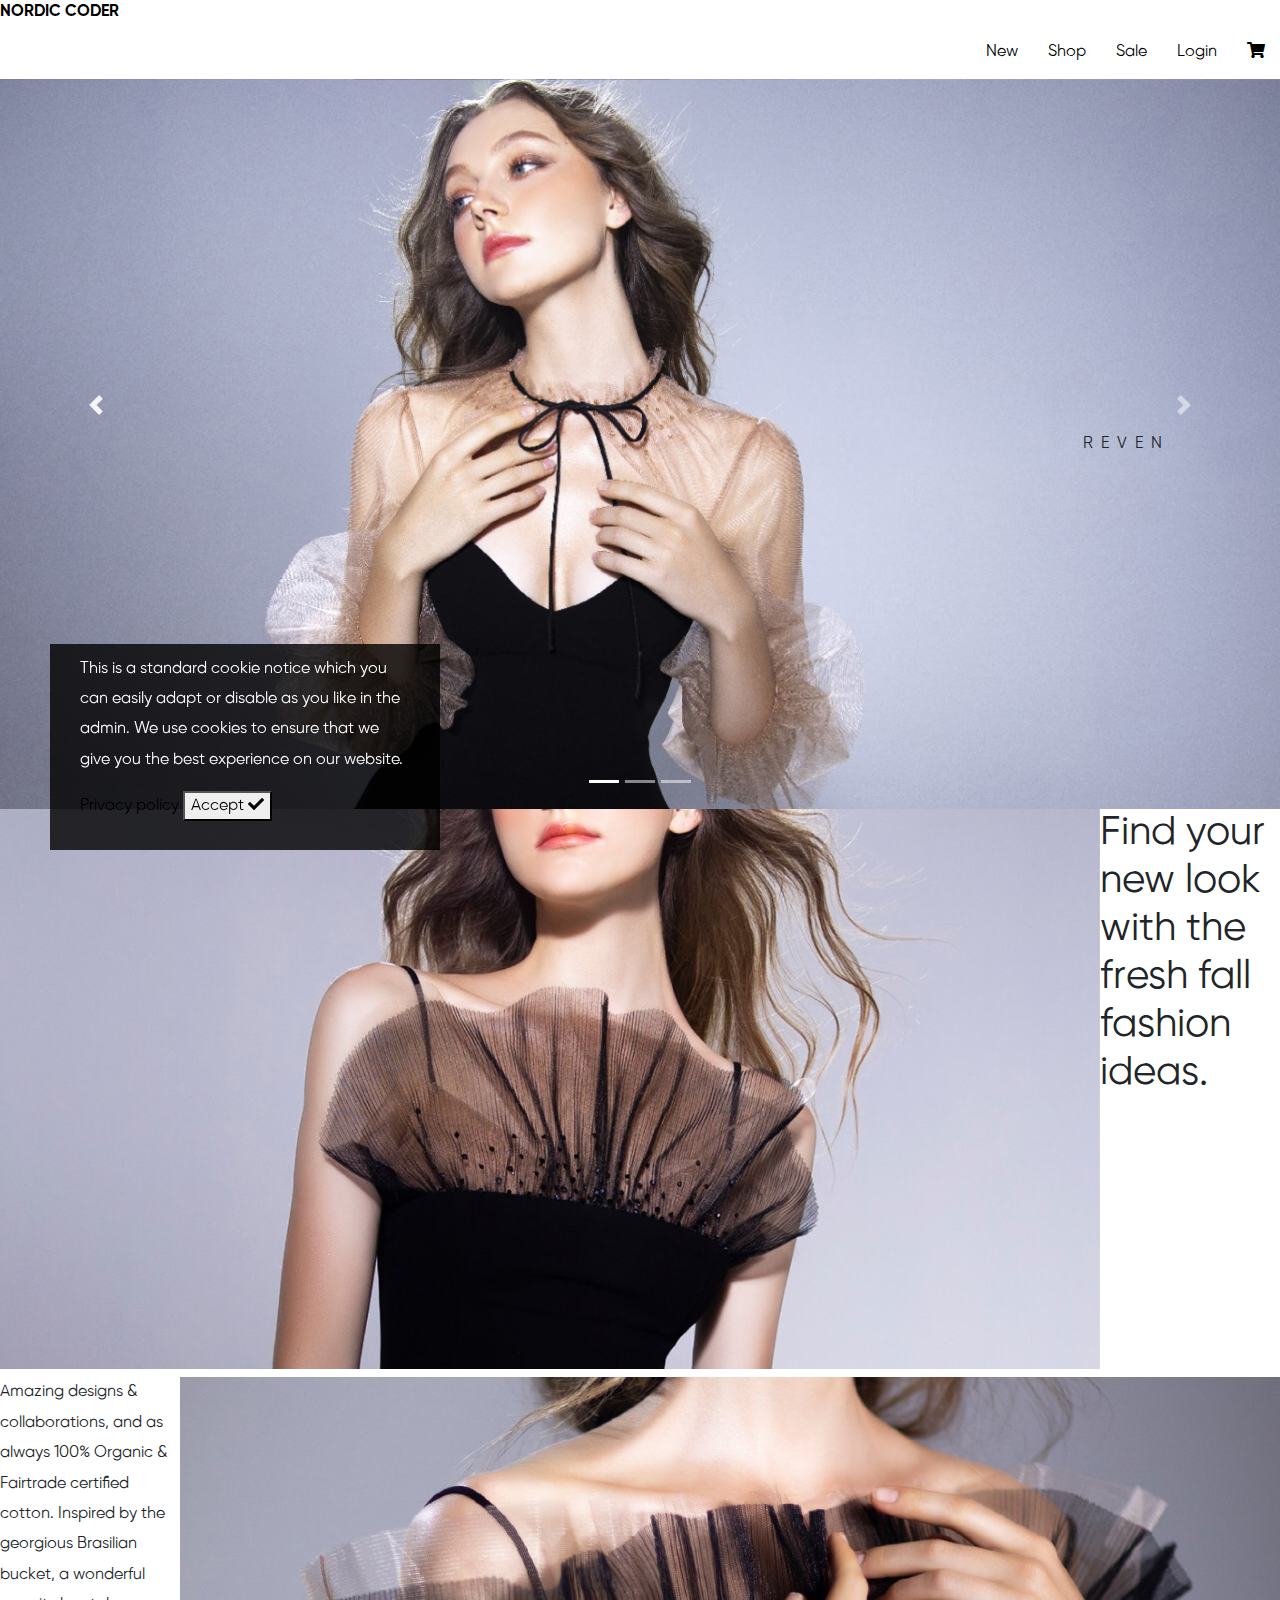
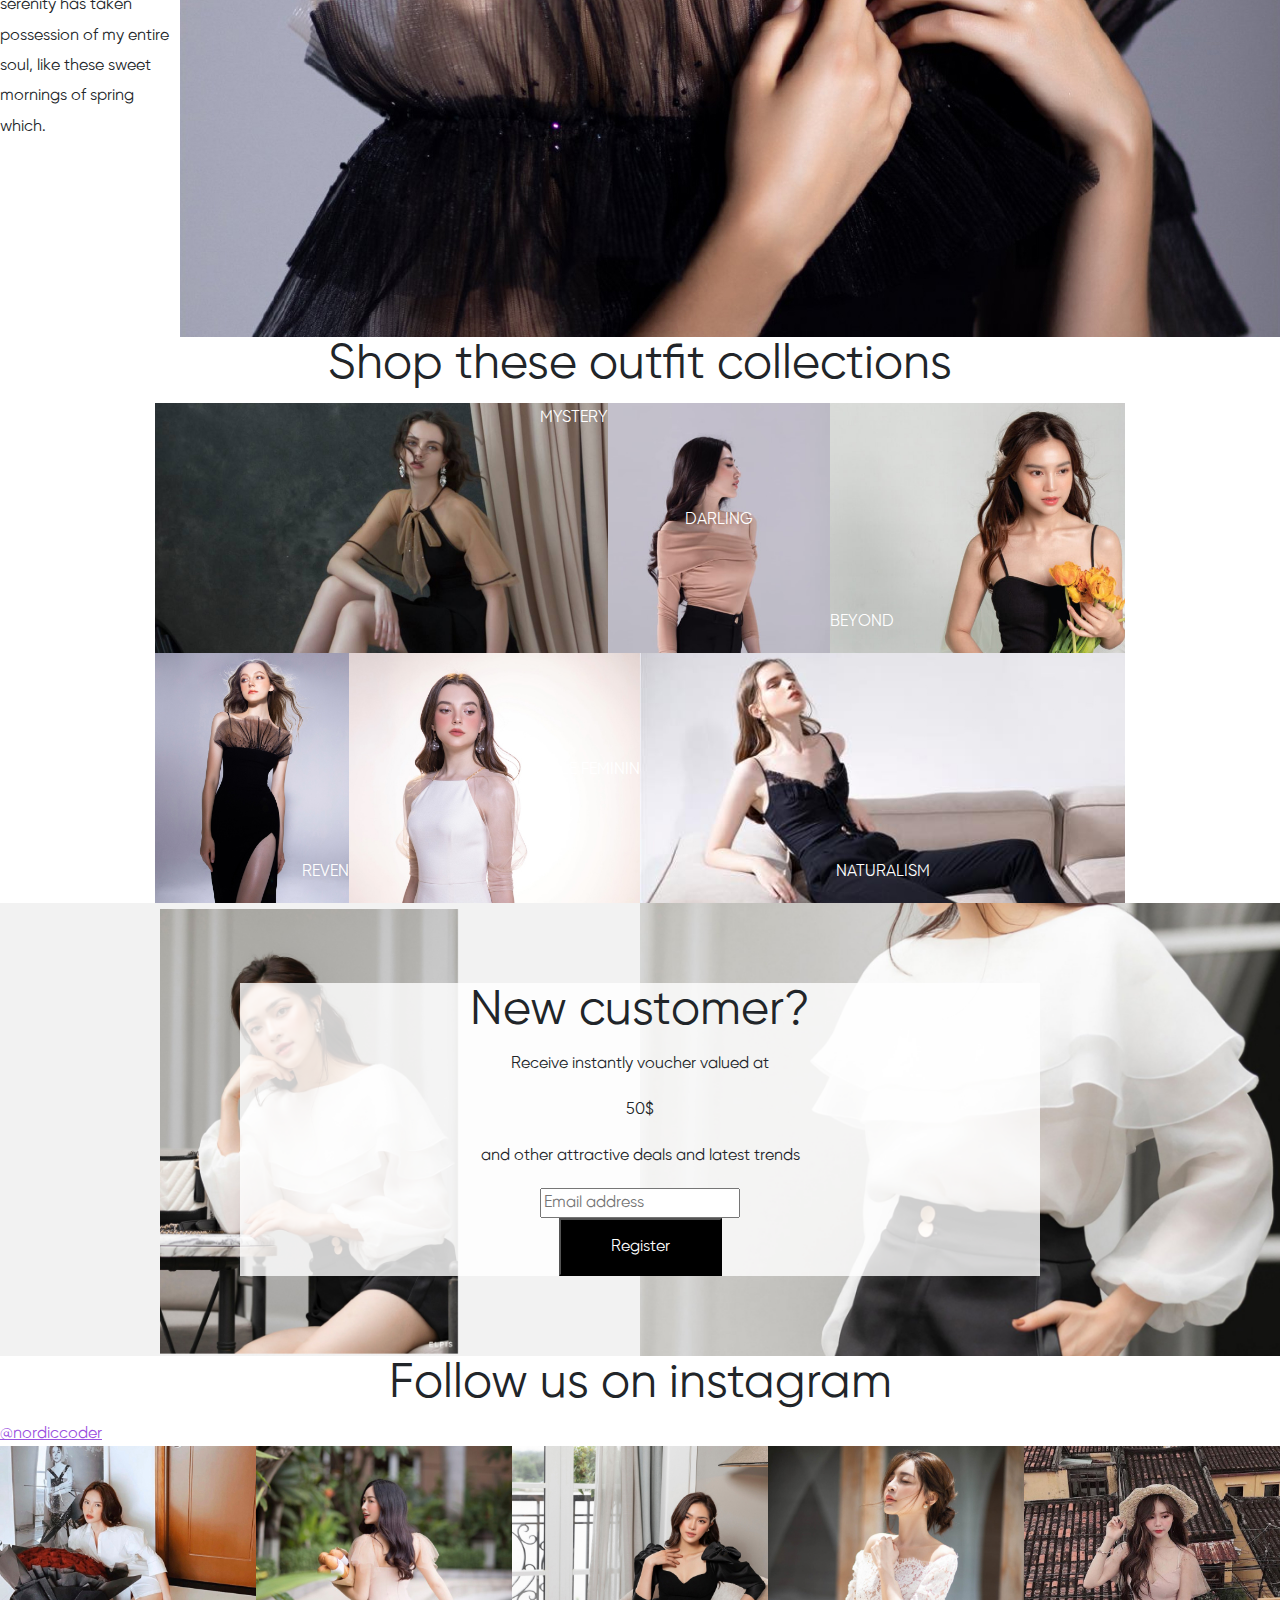
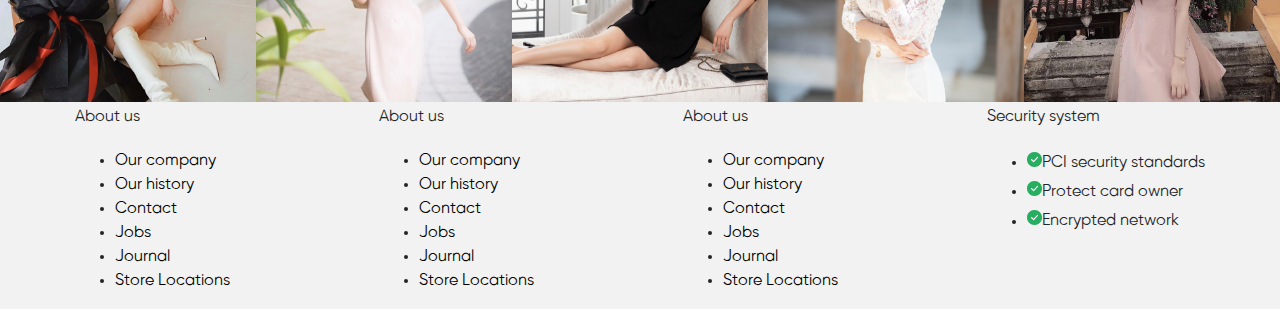
<file: index.html>
<!DOCTYPE html>
<html lang="en">

<head>
    <meta charset="UTF-8">
    <meta name="viewport" content="width=device-width, initial-scale=1.0">
    <title>Home</title>
    <link href="fontawesome-free-5.14.0-web/css/all.css" rel="stylesheet">
    <link rel="stylesheet" href="css/bootstrap.min.css">
    <script src="js/jquery.min.js"></script>
    <script src="https://cdnjs.cloudflare.com/ajax/libs/popper.js/1.16.0/umd/popper.min.js"></script>
    <script src="https://maxcdn.bootstrapcdn.com/bootstrap/4.5.2/js/bootstrap.min.js"></script>
    <style>
        /* Make the image fully responsive */
        .carousel-inner img {
            width: 100%;
            height: 100%;
        }
    </style>
    <link href="css/style.css" rel="stylesheet">
</head>

<body>
    <!-- Banner -->
    <div id="demo" class="carousel slide" data-ride="carousel">

        <!-- Menu -->
        <nav class="top-nav">
            <a href="/" class="logo"><b>Nordic Coder</b></a>
            <div>
                <!-- main menu -->
                <ul class="main-menu">
                    <li><a href="#">New</a></li>
                    <li>
                        <a href="#">Shop</a>
                        <!-- menu con 1 -->
                        <ul>
                            <li><a href="#">Tops</a></li>
                            <li>
                                <a href="#">Accessories</a>
                                <!-- menu con 2 -->
                                <ul class="submenu2">
                                    <li><a href="#">Bags</a></li>
                                    <li><a href="#">Hats</a></li>
                                    <li><a href="#">Belts</a></li>
                                </ul>
                                <!-- end menu con 2 -->
                            </li>
                            <li><a href="#">Jeans</a></li>
                            <li><a href="#">Jackets</a></li>
                            <li><a href="#">Shoes</a></li>
                        </ul>
                        <!-- end menu con 1 -->
                    </li>
                    <li><a href="#">Sale</a></li>
                    <li><a href="#">Login</a></li>
                    <li><a href="#" class="gio-hang">
                            <i class="fas fa-shopping-cart"></i>
                            <p>Chua co san pham</p>
                        </a></li>
                </ul>
                <!-- end main menu -->
            </div>
        </nav>

        <!-- Indicators -->
        <ul class="carousel-indicators">
            <li data-target="#demo" data-slide-to="0" class="active"></li>
            <li data-target="#demo" data-slide-to="1"></li>
            <li data-target="#demo" data-slide-to="2"></li>
        </ul>

        <!-- The slideshow -->
        <div class="carousel-inner">
            <div class="carousel-item active banner">
                <p class="banner-title">Reven</p>
            </div>
            <div class="carousel-item banner">
                <p class="banner-title">Mystery</p>
            </div>
            <div class="carousel-item banner">
                <p class="banner-title">Darling</p>
            </div>
        </div>

        <!-- Left and right controls -->
        <a class="carousel-control-prev" href="#demo" data-slide="prev">
            <span class="carousel-control-prev-icon"></span>
        </a>
        <a class="carousel-control-next" href="#demo" data-slide="next">
            <span class="carousel-control-next-icon"></span>
        </a>
    </div>
    <!-- End Banner -->
    <h1 class="clearfix"><img src="img/fall-fashion.jpg" alt="Fall fashion" class="float-left">
        Find your new look with the fresh fall fashion ideas.</h1>
    <p><img src="img/highlight-desc.jpg" alt="Highlight description" class="float-right">Amazing designs &
        collaborations, and as always 100% Organic & Fairtrade certified cotton. Inspired by the
        georgious Brasilian bucket, a wonderful serenity has taken possession of my entire soul, like these sweet
        mornings of spring which.</p>
    <section class="container">
        <h2 class="center large">Shop these outfit collections</h2>
        <div class="collections">
            <div class="collection mystery">
                <p>Mystery</p>
            </div>
            <div class="collection darling">
                <p>Darling</p>
            </div>
            <div class="collection beyond">
                <p>Beyond</p>
            </div>
        </div>
        <div class="collection-row2">
            <div class="collection reven">
                <p>Reven</p>
            </div>
            <div class="collection feminin">
                <p>Le Feminin</p>
            </div>
            <div class="collection naturalism">
                <p>Naturalism</p>
            </div>
        </div>
    </section>
    <section class="new-customer">
        <div class="new-customer-content">
            <h2 class="center large">New customer?</h2>
            <p>Receive instantly voucher valued at</p>
            <p>50$</p>
            <p>and other attractive deals and latest trends</p>
            <form>
                <input type="email" name="email" placeholder="Email address" required><br>
                <input type="submit" value="Register" class="black-btn">
            </form>
        </div>
    </section>
    <h2 class="center large">Follow us on instagram</h2>
    <a href="#" id="insta">@nordiccoder</a>
    <div class="flex-container">
        <img src="img/insta1.jpg" alt="instagram" class="insta-img">
        <img src="img/insta2.jpg" alt="instagram" class="insta-img">
        <img src="img/insta3.jpg" alt="instagram" class="insta-img">
        <img src="img/insta4.jpg" alt="instagram" class="insta-img">
        <img src="img/insta5.jpg" alt="instagram" class="insta-img">
    </div>
    <footer>
        <div>
            <p>About us</p>
            <ul>
                <li><a href="#">Our company</a></li>
                <li><a href="#">Our history</a></li>
                <li><a href="contact.html" target="_blank">Contact</a></li>
                <li><a href="#">Jobs</a></li>
                <li><a href="#">Journal</a></li>
                <li><a href="#">Store Locations</a></li>
            </ul>
        </div>
        <div>
            <p>About us</p>
            <ul>
                <li><a href="#">Our company</a></li>
                <li><a href="#">Our history</a></li>
                <li><a href="#">Contact</a></li>
                <li><a href="#">Jobs</a></li>
                <li><a href="#">Journal</a></li>
                <li><a href="#">Store Locations</a></li>
            </ul>
        </div>
        <div>
            <p>About us</p>
            <ul>
                <li><a href="#">Our company</a></li>
                <li><a href="#">Our history</a></li>
                <li><a href="#">Contact</a></li>
                <li><a href="#">Jobs</a></li>
                <li><a href="#">Journal</a></li>
                <li><a href="#">Store Locations</a></li>
            </ul>
        </div>
        <div>
            <p>Security system</p>
            <ul class="security-system">
                <li>PCI security standards</li>
                <li>Protect card owner</li>
                <li>Encrypted network</li>
            </ul>
        </div>
    </footer>
    <div class="cookie">
        <p>This is a standard cookie notice which you can easily adapt or disable as you like in the admin. We use
            cookies to ensure that we give you the best experience on our website.</p>
        <a href="#">Privacy policy</a>
        <button type="button">Accept <i class="fas fa-check"></i></button>
    </div>
</body>

</html>
</file>
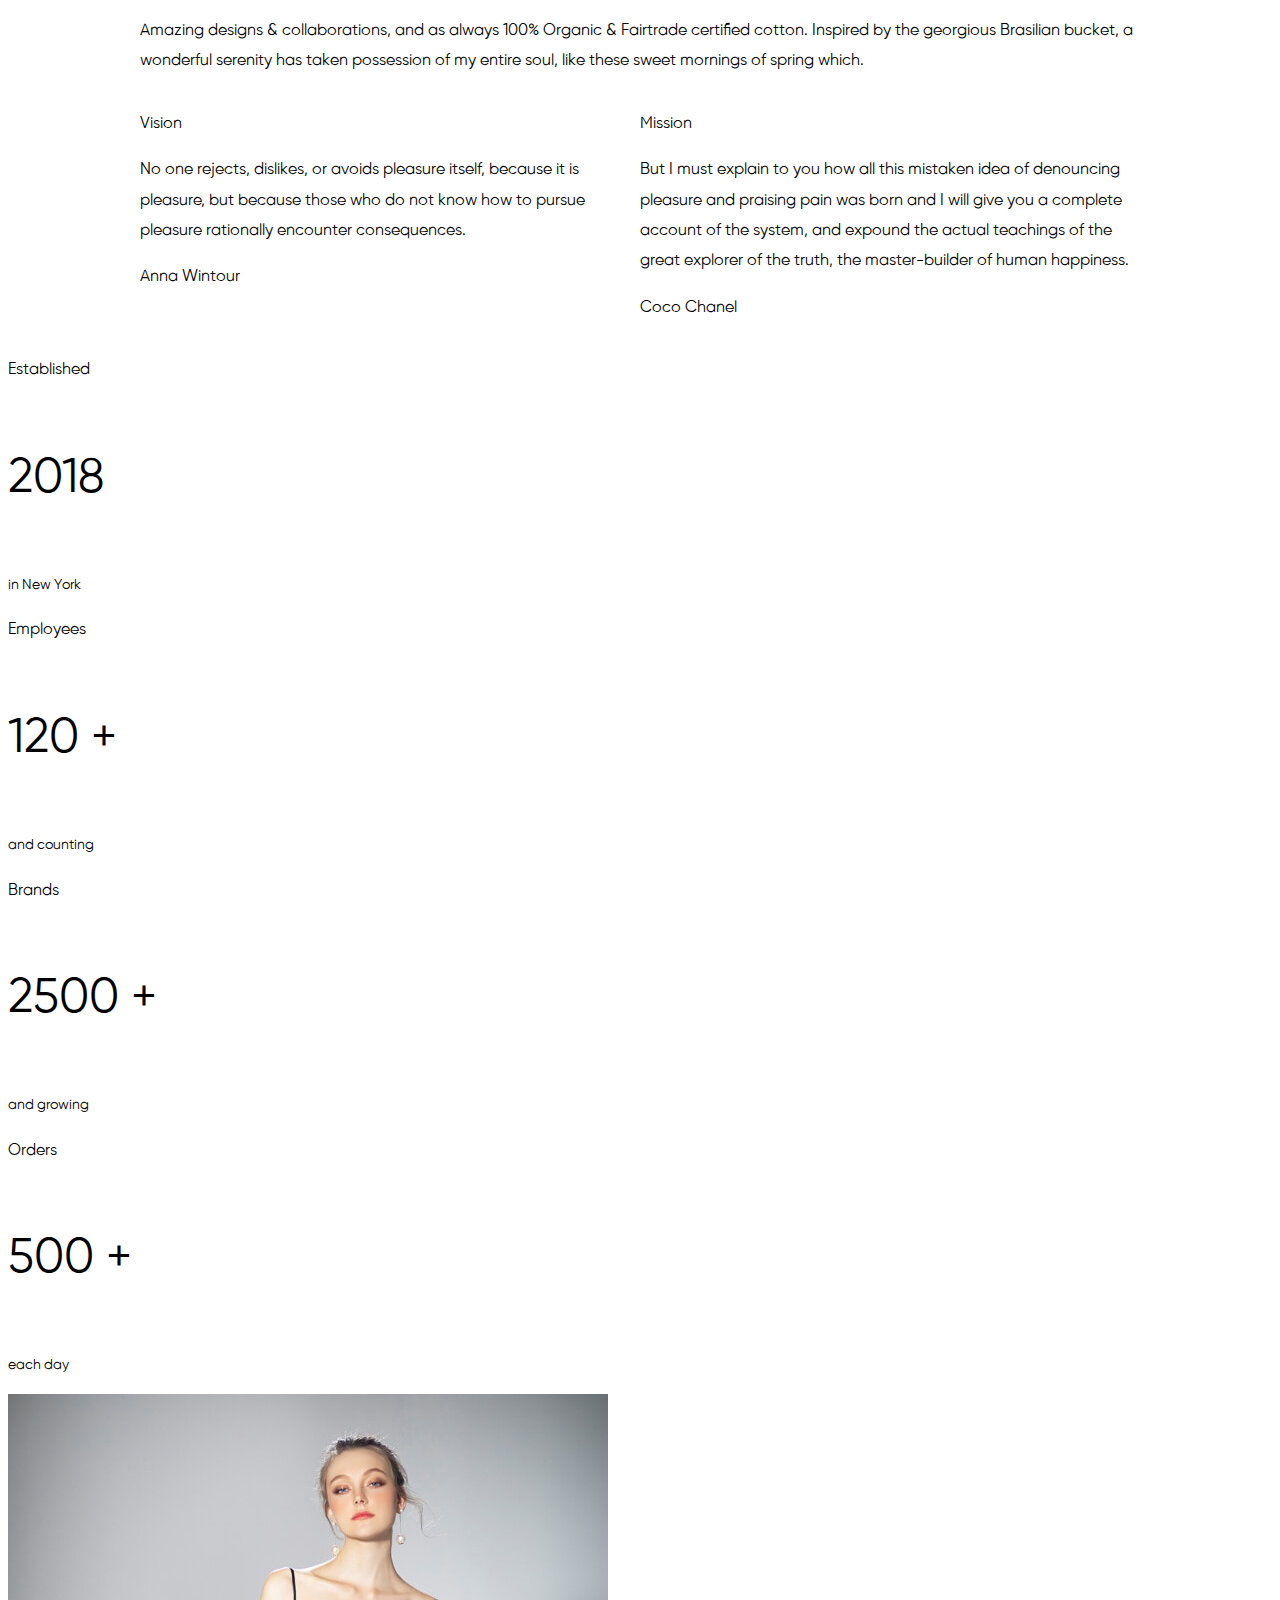
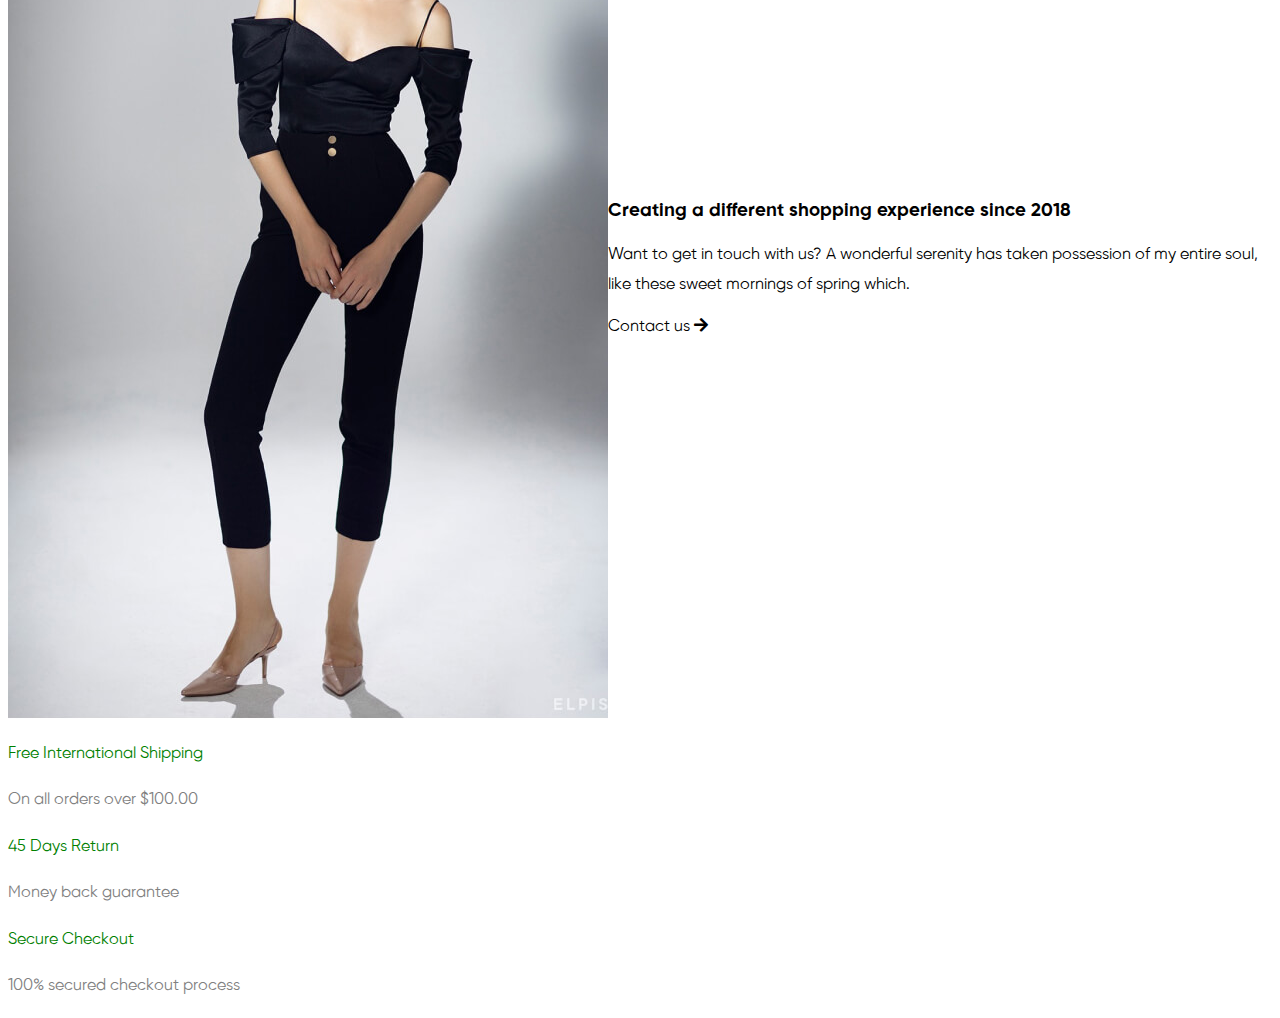
<file: about.html>
<!DOCTYPE html>
<html lang="en">

<head>
    <meta charset="UTF-8">
    <meta name="viewport" content="width=device-width, initial-scale=1.0">
    <title>Document</title>
    <style>
        .reason p:first-child {
            color: green;
        }

        .reason p:last-child {
            color: grey;
        }

        .numbers p:last-child {
            font-size: 14px;
        }

        .numbers p:nth-child(2) {
            font-size: 48px;
        }
    </style>
    <link href="fontawesome-free-5.14.0-web/css/all.css" rel="stylesheet">
    <link href="css/style.css" rel="stylesheet">
</head>

<body>
    <section class="container">
        <p>Amazing designs & collaborations, and as always 100% Organic & Fairtrade certified cotton. Inspired by the
            georgious Brasilian bucket, a wonderful serenity has taken possession of my entire soul, like these sweet
            mornings of spring which.</p>
        <div class="clearfix">
            <div class="column">
                <p>Vision</p>
                <p>No one rejects, dislikes, or avoids pleasure itself, because it is pleasure, but because those who do
                    not
                    know how to pursue pleasure rationally encounter consequences.</p>
                <p>Anna Wintour</p>
            </div>
            <div class="column">
                <p>Mission</p>
                <p>But I must explain to you how all this mistaken idea of denouncing pleasure and praising pain was
                    born
                    and I will give you a complete account of the system, and expound the actual teachings of the great
                    explorer of the truth, the master-builder of human happiness.</p>
                <p>Coco Chanel</p>
            </div>
        </div>
    </section>
    <div class="numbers">
        <p>Established</p>
        <p>2018</p>
        <p>in New York</p>
    </div>
    <div class="numbers">
        <p>Employees</p>
        <p>120 +</p>
        <p>and counting</p>
    </div>
    <div class="numbers">
        <p>Brands</p>
        <p>2500 +</p>
        <p>and growing</p>
    </div>
    <div class="numbers">
        <p>Orders</p>
        <p>500 +</p>
        <p>each day</p>
    </div>
    <section class="experience">
        <div>
            <img src="img/experience.jpg" alt="Experience">
        </div>
        <div class="experience-col2">
            <div>
                <h3>Creating a different shopping experience since 2018</h3>
                <p>Want to get in touch with us? A wonderful serenity has taken possession of my entire soul, like these
                    sweet mornings of spring which.</p>
                <a href="#">Contact us <i class="fas fa-arrow-right"></i></a>
            </div>
        </div>
    </section>
    <div class="reason">
        <p>Free International Shipping</p>
        <p>On all orders over $100.00</p>
    </div>
    <div class="reason">
        <p>45 Days Return</p>
        <p>Money back guarantee</p>
    </div>
    <div class="reason">
        <p>Secure Checkout</p>
        <p>100% secured checkout process</p>
    </div>
</body>

</html>
</file>
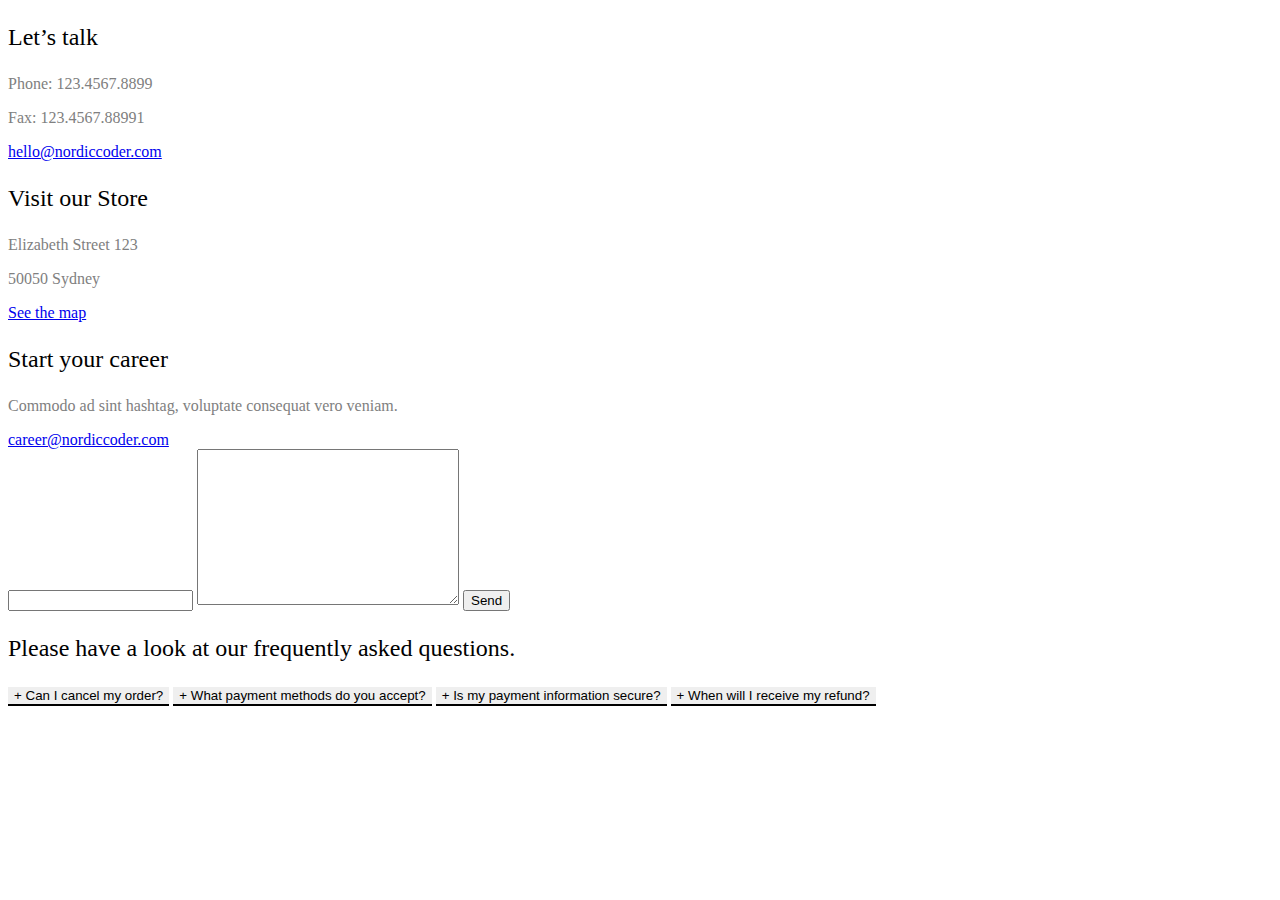
<file: contact.html>
<!DOCTYPE html>
<html lang="en">
<head>
    <meta charset="UTF-8">
    <meta name="viewport" content="width=device-width, initial-scale=1.0">
    <title>Contact</title>
    <style>
        .contact-info p:first-child {
            font-size: 24px;
        }
        .question::before {
            content: "+ ";
        }
        .contact-info p:nth-child(2),
        .contact-info p:nth-child(3) {
            color: grey;
        }
        .question {
            border-style: none none solid;
        }
    </style>
</head>
<body>
    <div class="contact-info">
        <p>Let’s talk</p>
        <p>Phone: 123.4567.8899</p>
        <p>Fax: 123.4567.88991</p>
        <a href="mailto:hello@nordiccoder.com">hello@nordiccoder.com</a>
    </div>
    <div class="contact-info">
        <p>Visit our Store</p>
        <p>Elizabeth Street 123</p>
        <p>50050 Sydney</p>
        <a href="#">See the map</a>
    </div>
    <div class="contact-info">
        <p>Start your career</p>
        <p>Commodo ad sint hashtag, voluptate consequat vero veniam.</p>
        <a href="mailto:career@nordiccoder.com">career@nordiccoder.com</a>
    </div>
    <section>
        <form autocomplete="on">
            <input type="text" name="name">
            <textarea name="message" rows="10" cols="30"></textarea>
            <input type="submit" value="Send">
        </form>
    </section>
    <p style="font-size: 24px;">Please have a look at our frequently asked questions.</p>
    <button type="button" class="question">Can I cancel my order?</button>
    <button type="button" class="question">What payment methods do you accept?</button>
    <button type="button" class="question">Is my payment information secure?</button>
    <button type="button" class="question">When will I receive my refund?</button>
</body>
</html>
</file>
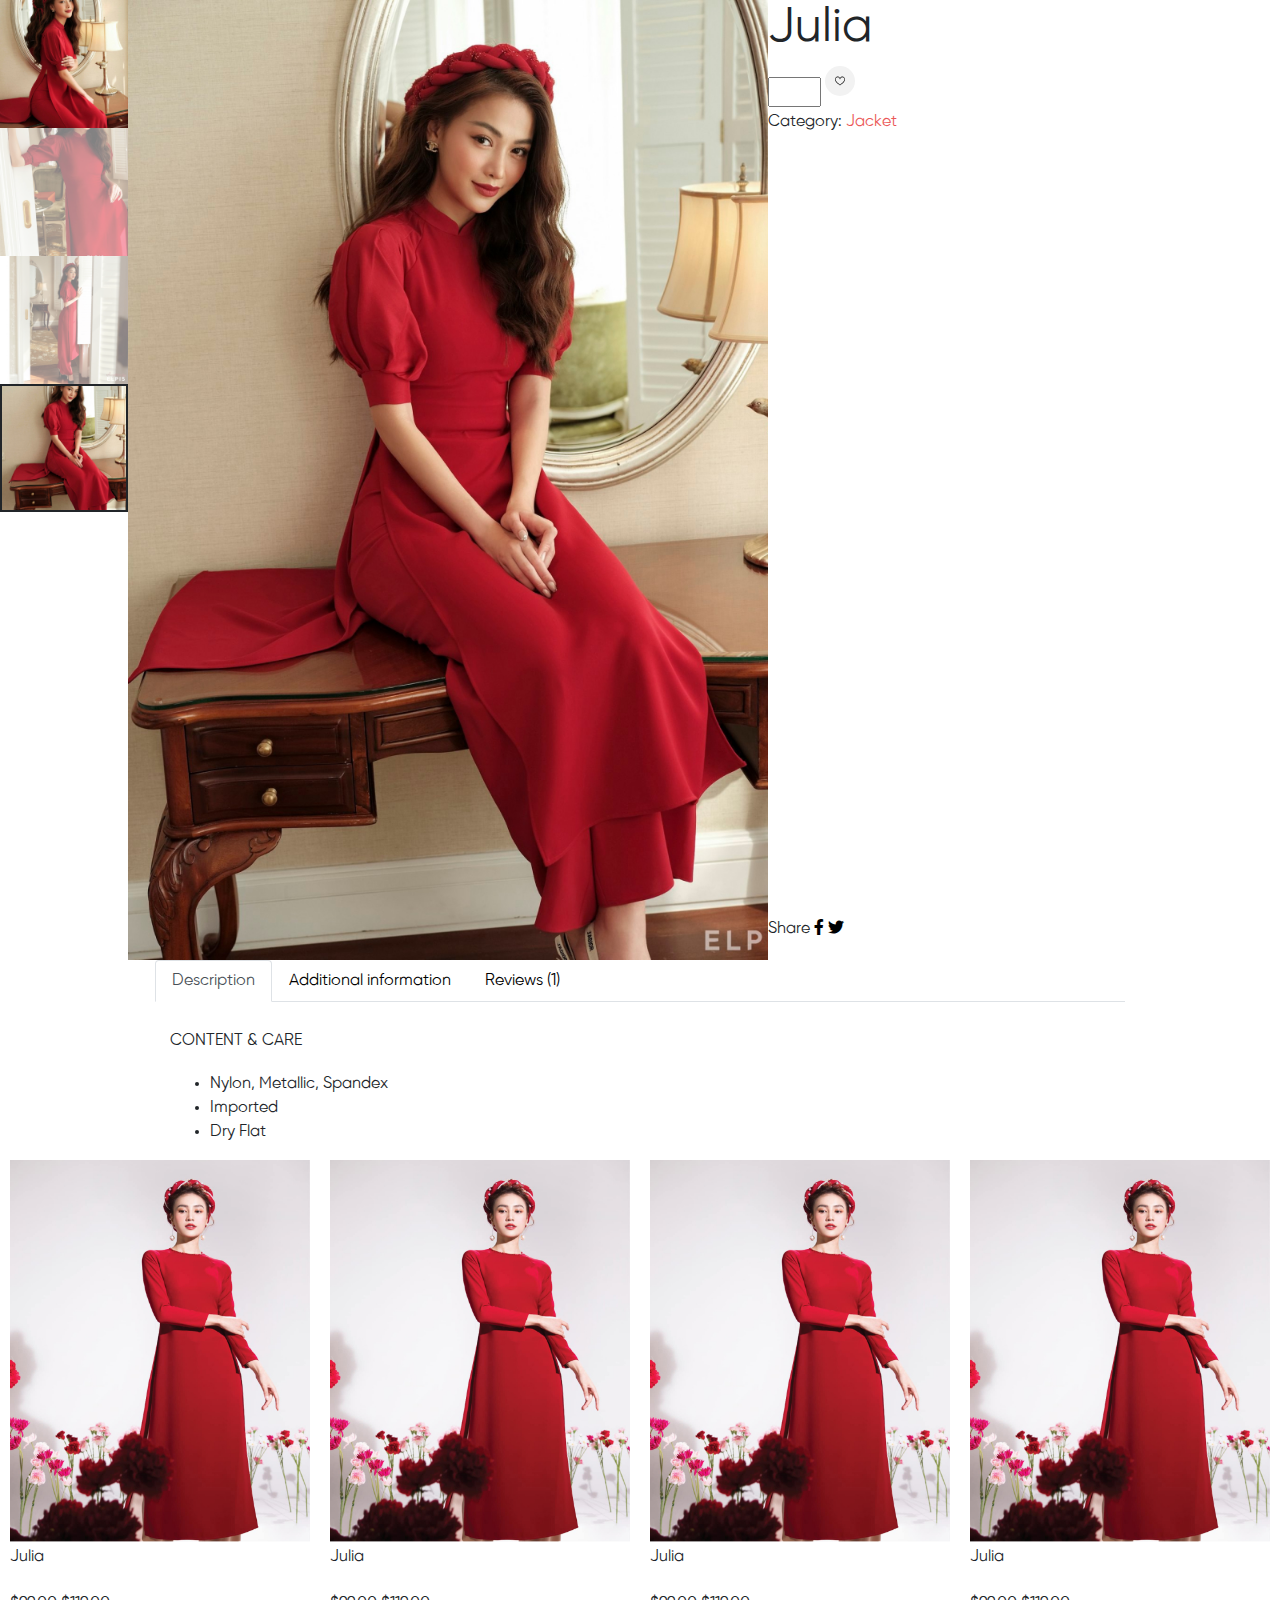
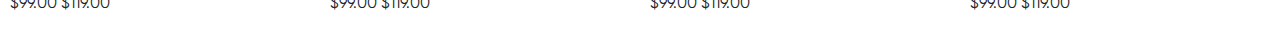
<file: detail.html>
<!DOCTYPE html>
<html lang="en">

<head>
    <meta charset="UTF-8">
    <meta name="viewport" content="width=device-width, initial-scale=1.0">
    <title>Document</title>
    <link href="fontawesome-free-5.14.0-web/css/all.css" rel="stylesheet">
    <link rel="stylesheet" href="https://maxcdn.bootstrapcdn.com/bootstrap/4.5.2/css/bootstrap.min.css">
    <script src="https://ajax.googleapis.com/ajax/libs/jquery/3.5.1/jquery.min.js"></script>
    <script src="https://cdnjs.cloudflare.com/ajax/libs/popper.js/1.16.0/umd/popper.min.js"></script>
    <script src="https://maxcdn.bootstrapcdn.com/bootstrap/4.5.2/js/bootstrap.min.js"></script>
    <link href="css/style.css" rel="stylesheet">
</head>

<body>
    <section class="product-detail">
        <div class="thumbnails">
            <img src="img/thumbnail2.jpg" alt="thumbnail" class="thumbnail">
            <img src="img/thumbnail3.jpg" alt="thumbnail" class="thumbnail">
            <img src="img/thumbnail4.jpg" alt="thumbnail" class="thumbnail">
            <img src="img/thumbnail1.jpg" alt="thumbnail" class="thumbnail-active">
        </div>
        <div class="main-product-img">
            <img src="img/product-img.jpg" alt="Product image">
        </div>
        <div class="product-info">
            <div class="product-content">
                <h2 class="large">Julia</h2>
                <form>
                    <input type="number" name="quantity" min="1" max="10">
                    <input type="image" src="img/fav.svg" alt="Add to favorite">
                </form>
                <p>Category: <a href="#" style="color:#EB5757;">Jacket</a></p>
            </div>
            <div class="share">
                <p>Share <a href="#"><i class="fab fa-facebook-f"></i></a> <a href="#"><i
                            class="fab fa-twitter"></i></a></p>
            </div>
        </div>
    </section>
    <section class="container">
        <!-- Nav tabs -->
        <ul class="nav nav-tabs" role="tablist">
            <li class="nav-item">
                <a class="nav-link active" data-toggle="tab" href="#description">Description</a>
            </li>
            <li class="nav-item">
                <a class="nav-link" data-toggle="tab" href="#menu1">Additional information</a>
            </li>
            <li class="nav-item">
                <a class="nav-link" data-toggle="tab" href="#menu2">Reviews (1)</a>
            </li>
        </ul>

        <!-- Tab panes -->
        <div class="tab-content">
            <div id="description" class="container tab-pane active"><br>
                <p>CONTENT & CARE</p>
                <ul>
                    <li>Nylon, Metallic, Spandex</li>
                    <li>Imported</li>
                    <li>Dry Flat</li>
                </ul>
            </div>
            <div id="menu1" class="container tab-pane fade"><br>
                <h3>Menu 1</h3>
                <p>Ut enim ad minim veniam, quis nostrud exercitation ullamco laboris nisi ut aliquip ex ea commodo
                    consequat.</p>
            </div>
            <div id="menu2" class="container tab-pane fade"><br>
                <h3>Menu 2</h3>
                <p>Sed ut perspiciatis unde omnis iste natus error sit voluptatem accusantium doloremque laudantium,
                    totam rem aperiam.</p>
            </div>
        </div>
    </section>
    <section>
        <div class="clearfix">
            <div class="product">
                <img src="img/product-img1.jpg">
                <p>Julia</p>
                <p>$99.00 $119.00</p>
            </div>
            <div class="product">
                <img src="img/product-img1.jpg">
                <p>Julia</p>
                <p>$99.00 $119.00</p>
            </div>
            <div class="product">
                <img src="img/product-img1.jpg">
                <p>Julia</p>
                <p>$99.00 $119.00</p>
            </div>
            <div class="product">
                <img src="img/product-img1.jpg">
                <p>Julia</p>
                <p>$99.00 $119.00</p>
            </div>
        </div>
    </section>
</body>

</html>
</file>
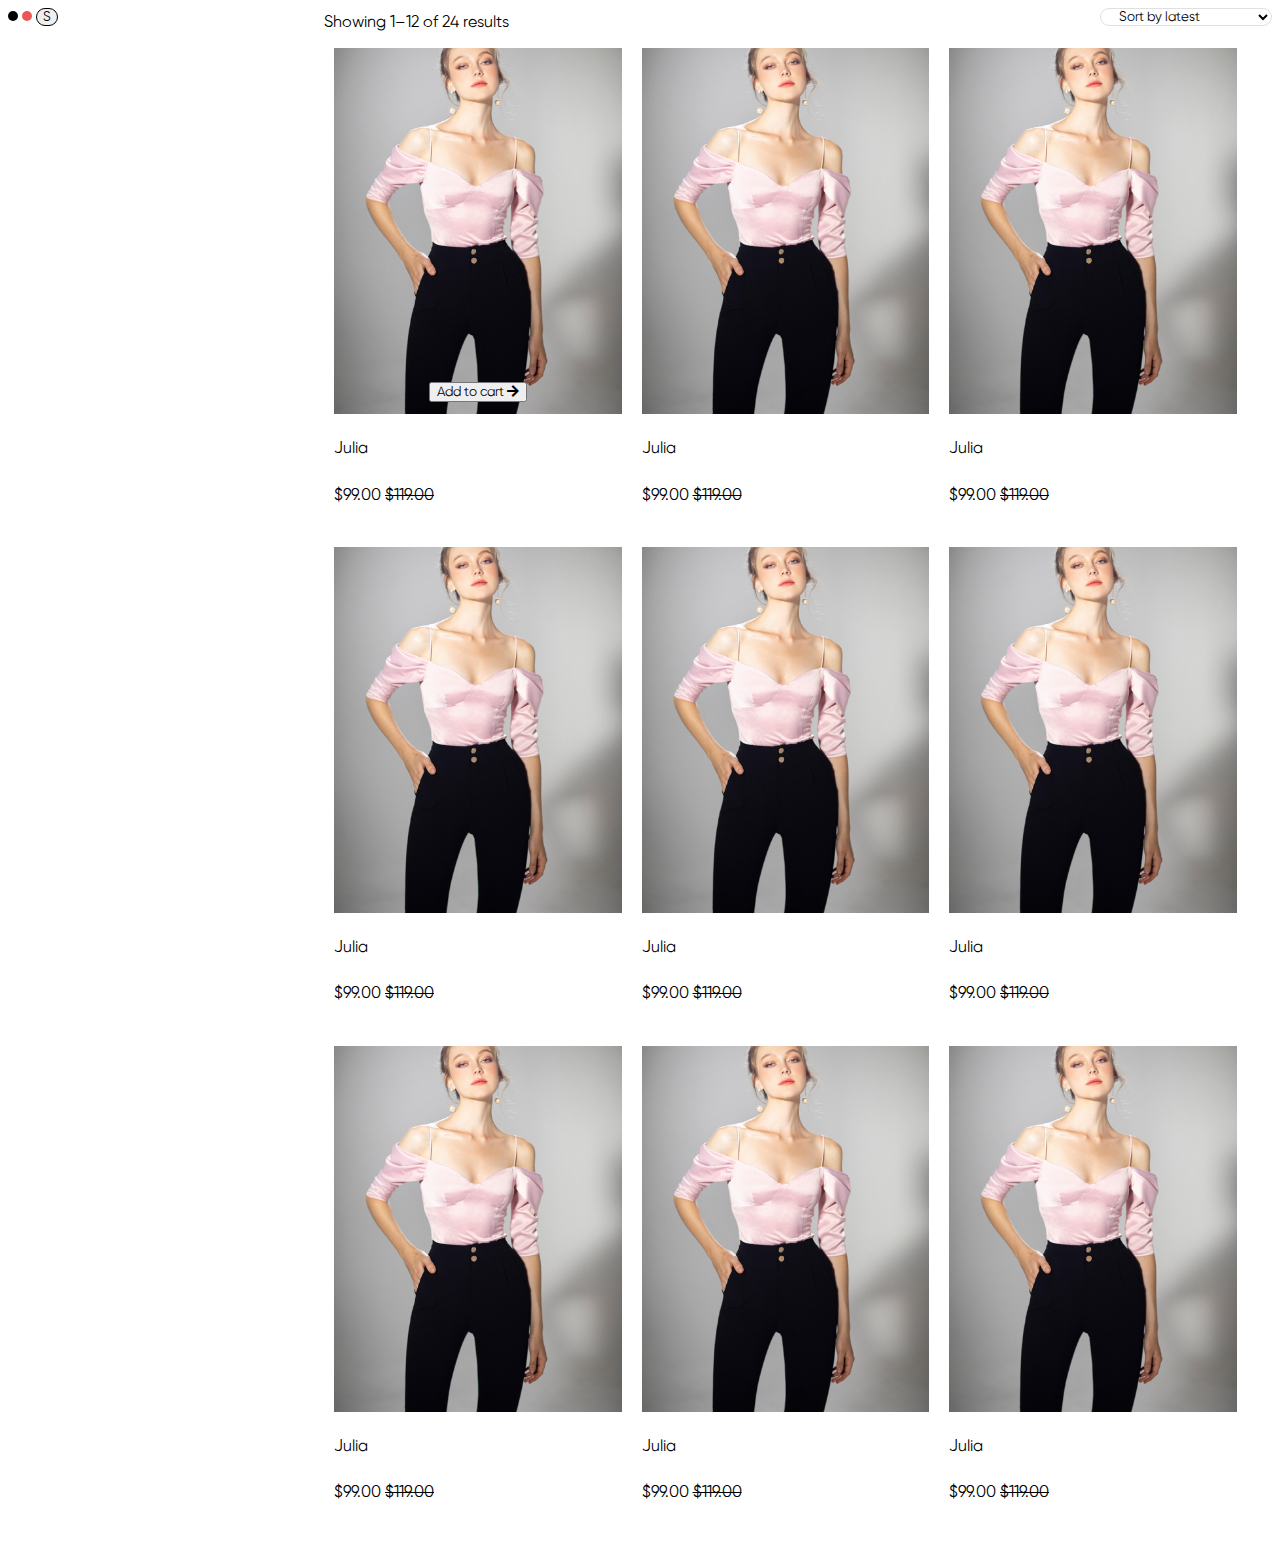
<file: listing.html>
<!DOCTYPE html>
<html lang="en">

<head>
    <meta charset="UTF-8">
    <meta name="viewport" content="width=device-width, initial-scale=1.0">
    <title>Listing</title>
    <link href="fontawesome-free-5.14.0-web/css/all.css" rel="stylesheet">
    <link href="css/style.css" rel="stylesheet">
</head>

<body>
    <div class="clearfix">
        <div class="col sidebar">
            <button type="button" class="color black"></button>
            <button type="button" class="color red"></button>
            <button type="button" class="size-active">S</button>
        </div>
        <div class="col products">
            <div class="result-filter">
                <p>Showing 1–12 of 24 results</p>
                    <form>
                        <select name="sort" class="sort">
                            <option value="latest">Sort by latest</option>
                            <option value="lowest">Sort by lowest price</option>
                            <option value="highest">Sort by highest price</option>
                        </select>
                    </form>
            </div>
            <div class="flex-container flex-wrap">
                <div>
                    <div class="product-container">
                        <img src="img/product1.jpg">
                        <button type="button" class="add-to-cart">Add to cart <i
                                class="fas fa-arrow-right"></i></button>
                    </div>
                    <p>Julia</p>
                    <p>$99.00 <span class="old-price">$119.00</span></p>
                </div>
                <div>
                    <img src="img/product1.jpg">
                    <p>Julia</p>
                    <p>$99.00 <span class="old-price">$119.00</span></p>
                </div>
                <div>
                    <img src="img/product1.jpg">
                    <p>Julia</p>
                    <p>$99.00 <span class="old-price">$119.00</span></p>
                </div>
                <div>
                    <img src="img/product1.jpg">
                    <p>Julia</p>
                    <p>$99.00 <span class="old-price">$119.00</span></p>
                </div>
                <div>
                    <img src="img/product1.jpg">
                    <p>Julia</p>
                    <p>$99.00 <span class="old-price">$119.00</span></p>
                </div>
                <div>
                    <img src="img/product1.jpg">
                    <p>Julia</p>
                    <p>$99.00 <span class="old-price">$119.00</span></p>
                </div>
                <div>
                    <img src="img/product1.jpg">
                    <p>Julia</p>
                    <p>$99.00 <span class="old-price">$119.00</span></p>
                </div>
                <div>
                    <img src="img/product1.jpg">
                    <p>Julia</p>
                    <p>$99.00 <span class="old-price">$119.00</span></p>
                </div>
                <div>
                    <img src="img/product1.jpg">
                    <p>Julia</p>
                    <p>$99.00 <span class="old-price">$119.00</span></p>
                </div>
            </div>
        </div>
    </div>
</body>

</html>
</file>
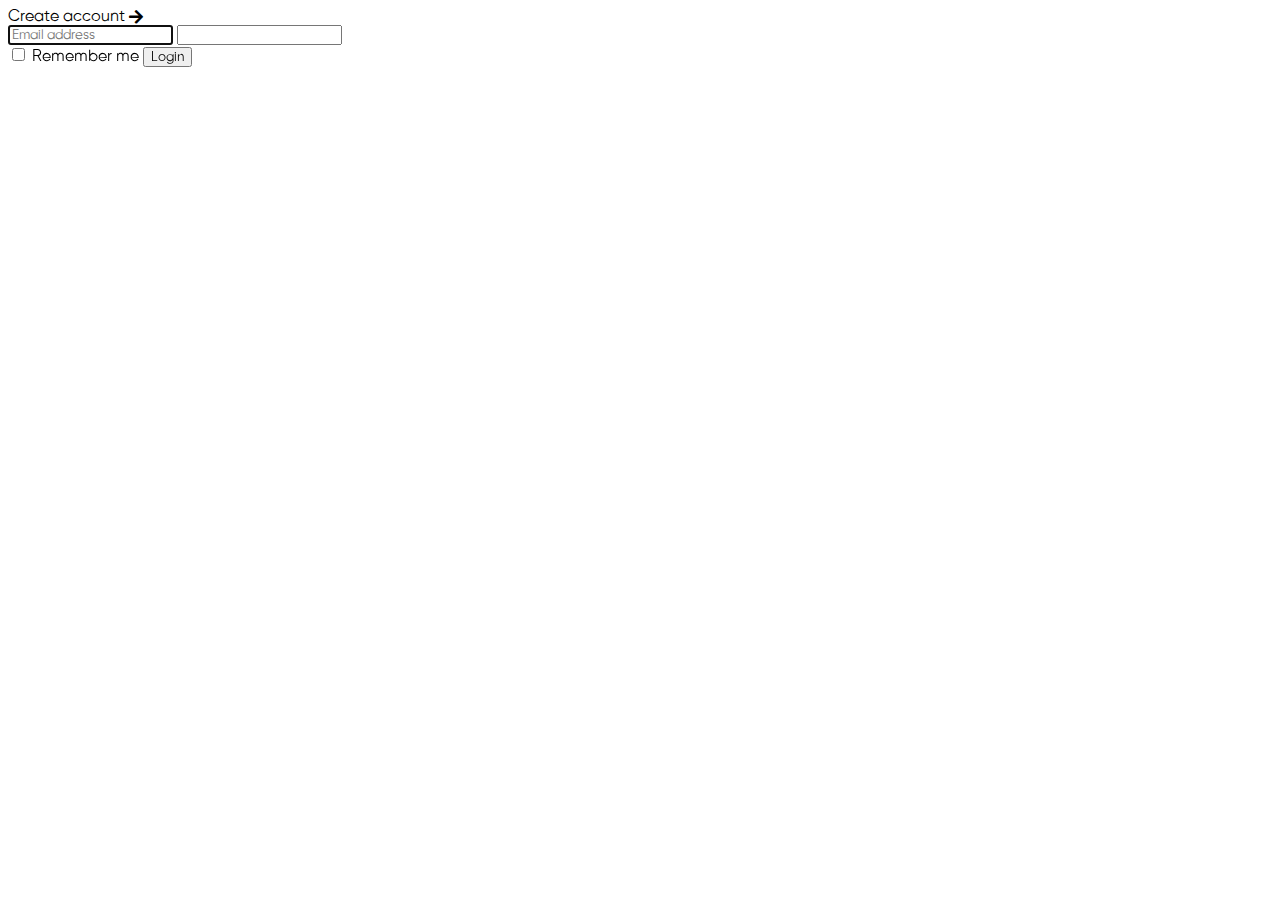
<file: login.html>
<!DOCTYPE html>
<html lang="en">
<head>
    <meta charset="UTF-8">
    <meta name="viewport" content="width=device-width, initial-scale=1.0">
    <title>Login</title>
    <link href="fontawesome-free-5.14.0-web/css/all.css" rel="stylesheet">
    <link href="css/style.css" rel="stylesheet">
</head>
<body>
    <a href="register.html" class="link-btn">Create account <i class="fas fa-arrow-right"></i></a>
    <form>
        <input type="email" name="email" placeholder="Email address" autofocus>
        <input type="password" name="password"><br>
        <input type="checkbox" id="remember-me" name="remember-me" value="remember-me">
        <label for="remember-me">Remember me</label>
        <input type="submit" value="Login">
    </form>
</body>
</html>
</file>
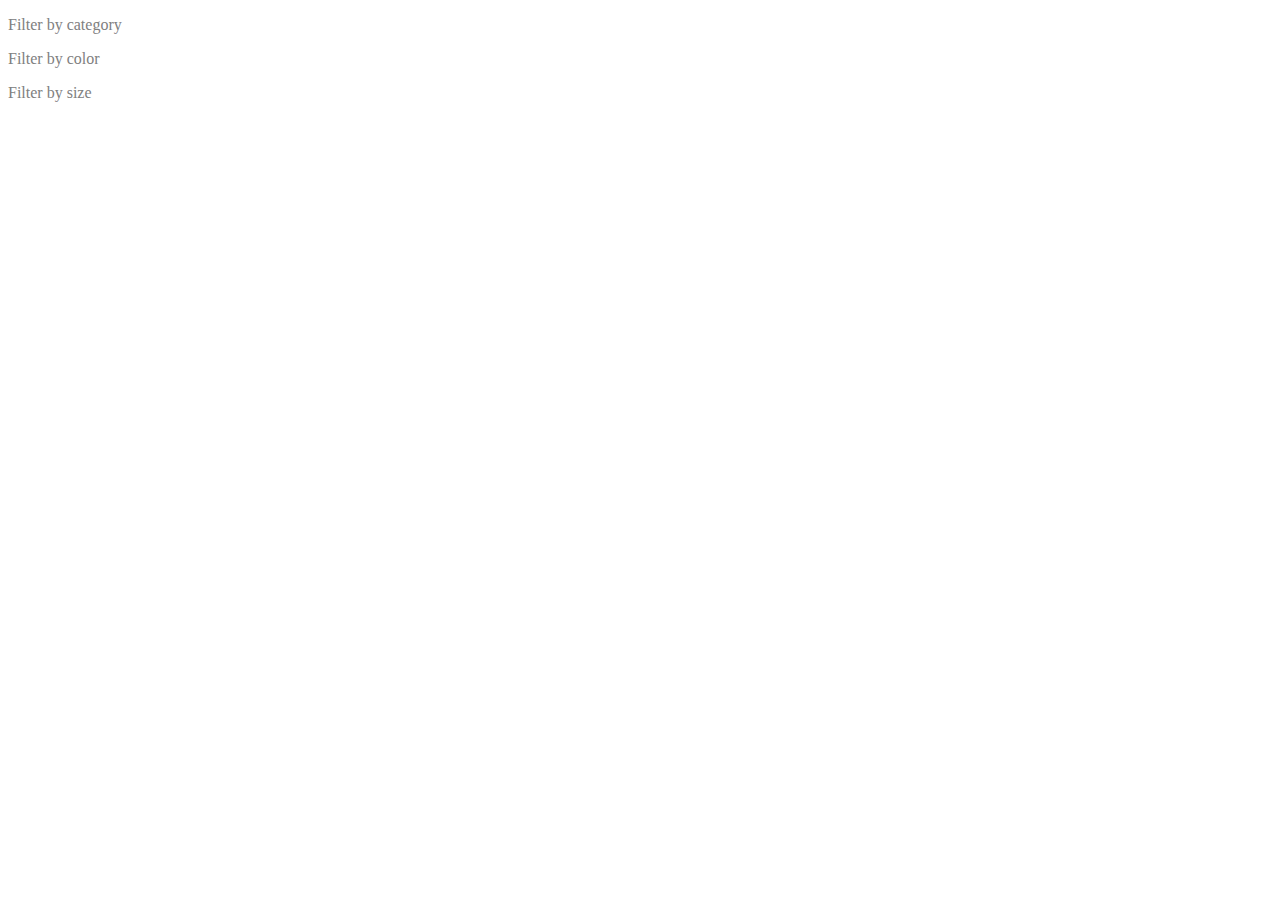
<file: shop.html>
<!DOCTYPE html>
<html lang="en">
<head>
    <meta charset="UTF-8">
    <meta name="viewport" content="width=device-width, initial-scale=1.0">
    <title>Document</title>
    <style>
        .grey {
            color: grey;
        }
    </style>
</head>
<body>
    <p class="grey">Filter by category</p>
    <p class="grey">Filter by color</p>
    <p class="grey">Filter by size</p>
</body>
</html>
</file>
<file: css/style.css>
a {
    color: black;
    text-decoration: none;
}

#insta {
    color: #9B51E0;
    text-decoration: underline;
}

.center {
    text-align: center;
}

.large {
    font-size: 3em;
}

/* unvisited link */
a:link {
    color: black;
}

/* visited link */
a:visited {
    color: purple;
}

/* mouse over link */
a:hover {
    color: red;
}

/* selected link */
a:active {
    color: blue;
}

.black-btn,
a.black-btn {
    background-color: black;
    color: white;
    padding: 15px 50px;
}

.black-btn:hover {
    background-color: grey;
    color: white;
}

.security-system li::before {
    content: url(../img/tick.svg);
    vertical-align: middle;
}

::-moz-selection {
    background-color: black;
    color: white;
}

::selection {
    background-color: black;
    color: white;
}

.link-btn i {
    vertical-align: middle;
}

.old-price {
    text-decoration: line-through;
}

/* Banner */

.logo {
    text-transform: uppercase;
}

.banner-title {
    text-align: right;
    text-transform: uppercase;
    letter-spacing: 0.5em;
    margin: 21.875em 6.875em;
}

.gio-hang p {
    display: none;
}

.gio-hang:hover p {
    display: block;
}

/* End Banner */

.security-system {
    line-height: 1.8;
}

p {
    line-height: 1.9em;
    /* chia cho 16 la ra em */
}

@font-face {
    font-family: SVN-Gilroy-Regular;
    src: url(../fonts/SVN-Gilroy-Regular.otf);
}

@font-face {
    font-family: SVN-Gilroy-Regular;
    src: url(../fonts/SVN-Gilroy-Bold.otf);
    font-weight: bold;
}

* {
    font-family: SVN-Gilroy-Regular, Helvetica, sans-serif;
}

body {
    font-size: 100%;
}

.link-btn {
    border-style: none none solid;
}

.size-active {
    border-radius: 11px;
    border: 1px solid black;
}

.container {
    max-width: 1000px;
    margin: auto;
}

.column {
    width: 50%;
    float: left;
}

.cookie {
    background-color: rgba(0, 0, 0, 0.8);
    color: white;
    width: 24.375em;
    padding: 0.6em 1.875em 1.8em;
    position: fixed;
    bottom: 3.125em;
    left: 3.125em;
}

footer {
    background-color: #F2F2F2;
    display: flex;
    justify-content: space-around;
}

.thumbnail:hover {
    opacity: 1;
}

.color {
    width: 0.75em;
    height: 0.75em;
    border-radius: 0.375em;
    border: none;
    padding: 0;
}

.color:hover {
    opacity: 0.5;
}

.black {
    background-color: black;
}

.red {
    background-color: #EB5757;
}

.banner {
    background-image: url(../img/banner.jpg);
    background-position: center;
    background-size: cover;
}

.new-customer-content {
    background-color: rgba(255, 255, 255, 0.8);
    max-width: 50em;
    margin: auto;
}

.new-customer {
    text-align: center;
    background: url(../img/new-customer.jpg) center;
    padding: 5em 0;
    background-size: cover;
}

.float-right {
    float: right;
}

.float-left {
    float: left;
}

.clearfix::after {
    content: "";
    clear: both;
    display: table;
}

.product img {
    width: 100%;
}

* {
    box-sizing: border-box;
}

.col {
    float: left;
}

.sidebar {
    width: 25%;
}

.products {
    width: 75%;
}

.flex-container {
    display: flex;
}

.flex-container>div img {
    width: 100%;
}

.insta-img {
    width: 20%;
}

.flex-wrap {
    flex-wrap: wrap;
}

.flex-container>div {
    width: 30.33%;
    margin: 10px;
}

.top-nav {
    display: flex;
    justify-content: space-between;
}

.result-filter {
    display: flex;
    justify-content: space-between;
}

.result-filter p {
    margin: 0;
}

.sort {
    border: 1px solid #E0E0E0;
    border-radius: 15px;
    background-color: transparent;
    padding: 0 1em;
}

.experience {
    display: flex;
}

.experience-col2 {
    display: flex;
    align-items: center;
}

.product-detail {
    display: flex;
}

.thumbnails {
    width: 10%;
}

.main-product-img {
    width: 50%;
}

.main-product-img img {
    width: 100%;
}

.product-info {
    width: 40%;
    display: flex;
    flex-wrap: wrap;
    align-content: space-between;
}

.thumbnail {
    opacity: 0.5;
    width: 100%;
}

.thumbnail-active {
    border: 2px solid;
    width: 100%;
}

.product-content {
    width: 100%;
}

.share {
    width: 100%;
}

.mystery {
    flex-grow: 5;
    height: 15.625em;
    background: url(../img/mystery.jpg);
    justify-content: flex-end;
}

.darling {
    flex-grow: 2;
    height: 15.625em;
    background: url(../img/darling.jpg);
    justify-content: center;
    align-items: center;
}

.beyond {
    flex-grow: 3;
    height: 15.625em;
    background: url(../img/beyond.jpg);
    align-items: flex-end;
}

.collection-row2 {
    display: flex;
}

.reven {
    flex-basis: 20%;
    height: 15.625em;
    background: url(../img/reven.jpg);
    justify-content: flex-end;
    align-items: flex-end;
}

.naturalism {
    flex-basis: 50%;
    height: 15.625em;
    background: url(../img/naturalism.jpg);
    justify-content: center;
    align-items: flex-end;
}

.feminin {
    flex-basis: 30%;
    height: 15.625em;
    background: url(../img/feminin.jpg);
    justify-content: flex-end;
    align-items: center;
}

.collection {
    text-transform: uppercase;
    background-size: cover;
    color: white;
    display: flex;
}

.product-container {
    position: relative;
    overflow: hidden;
}

.add-to-cart {
    position: absolute;
    bottom: 1.25em;
    left: 50%;
    transform: translate(-50%, 0);
}

/* style cho nhung item li trong menu con */
li ul li {
    background: white;
    padding: 15px;
}

.top-nav ul {
    list-style-type: none;
    margin: 0;
    padding: 0;
}

/* lam cho nhung item trong main menu nam ngang */
.main-menu {
    display: flex;
}

/* lam cho nhung li trong main menu neu sau nay 
co menu con thi menu con se phu thuoc vi tri
cua no */
.main-menu li {
    position: relative;
}

/* chinh vi tri cua menu con 2 nam ben phai
cua li chua no */
.submenu2 {
    left: 100%;
    top: 0;
}

.main-menu > li > a {
    display: inline-block;
    padding: 40px 15px 15px;
}

/* lam cho nhung menu con co vi tri phu thuoc
vao li chua no */
li ul {
    position: absolute;
    display: none;
}

.main-menu li:hover > ul {
    display: block;
}

.product-container img {
    transition: transform 1s;
}

.product-container:hover img {
    -ms-transform: scale(1.1);
    transform: scale(1.1);
}

.product-container:hover .add-to-cart {
    animation-name: slideup;
    animation-duration: 0.5s;
}

@keyframes slideup {
    from {
        bottom: 0;
        opacity: 0;
    }
    to {
        bottom: 1.25em;
        opacity: 1;
    }
}

/* mobile va chung */
.product {
    width: 100%;
    float: left;
    padding: 0 0.625em;
}
/* tablet */
@media screen and (min-width: 600px) {
    .product {
        width: 50%;
    }
    .collections {
        display: flex;
    }
}
/* desktop */
@media (min-width: 992px) {
    .product {
        width: 25%;
    }
}
/* mobile */
@media (max-width: 600px) {

    .collection-row2 {
        flex-direction: column;
    }

    .reven,
    .feminin,
    .naturalism {
        flex-basis: auto;
    }

    .product-detail {
        flex-wrap: wrap;
    }

    .thumbnails {
        width: 100%;
        display: flex;
        flex-wrap: wrap;
    }

    .main-product-img {
        width: 100%;
    }

    .product-info {
        width: 100%;
    }

    .thumbnail,
    .thumbnail-active {
        width: 100px;
    }
}
</file>
